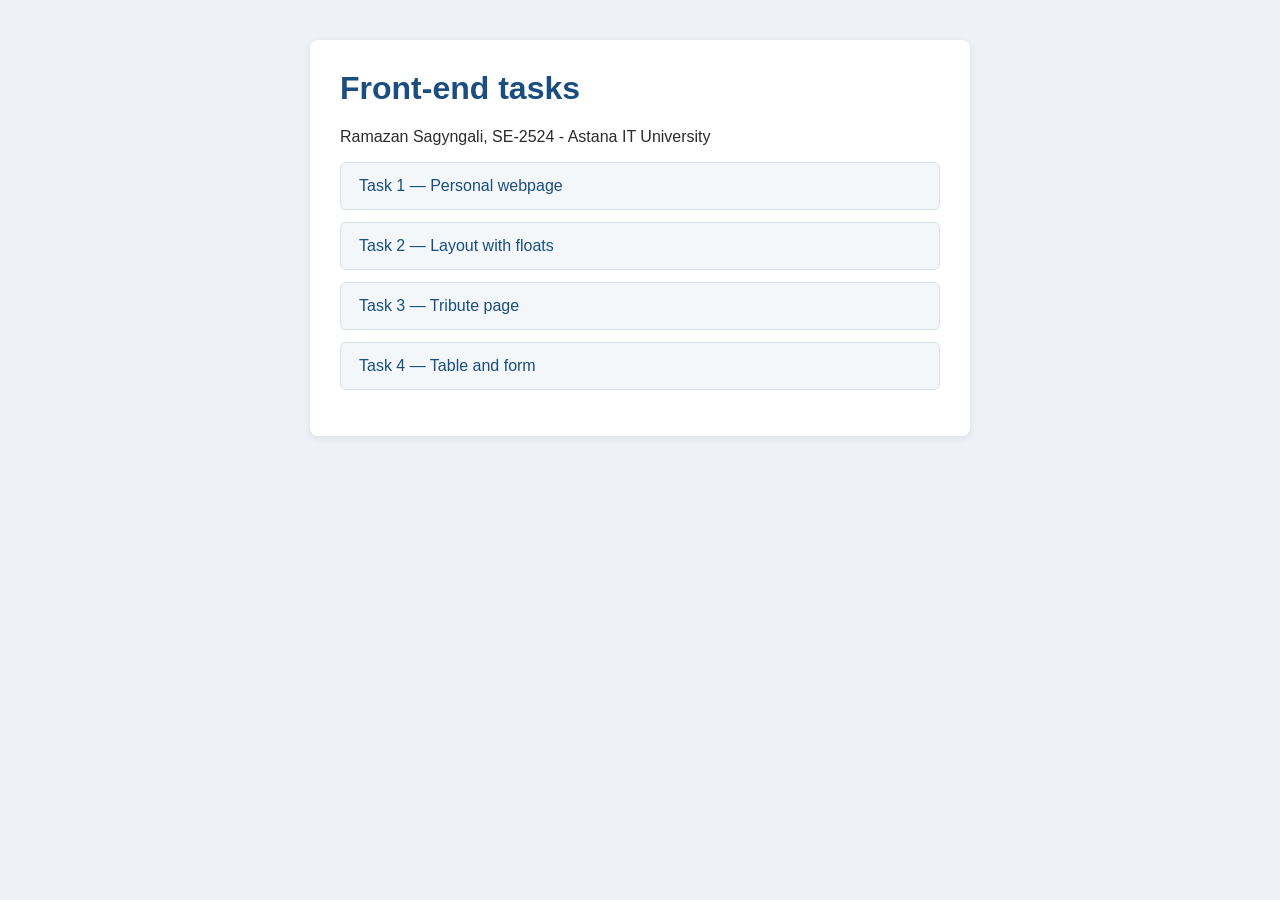
<file: index.html>
<!doctype html>
<html lang="en">
  <head>
    <meta charset="UTF-8" />
    <meta name="viewport" content="width=device-width, initial-scale=1.0" />
    <title>Ramazan - SE-2524 - Front-end tasks</title>
    <link rel="stylesheet" href="styles.css" />
  </head>
  <body>
    <div class="page">
      <h1>Front-end tasks</h1>
      <p>Ramazan Sagyngali, SE-2524 - Astana IT University</p>

      <ul class="tasks">
        <li><a href="task1/">Task 1 — Personal webpage</a></li>
        <li><a href="task2/">Task 2 — Layout with floats</a></li>
        <li><a href="task3/">Task 3 — Tribute page</a></li>
        <li><a href="task4/">Task 4 — Table and form</a></li>
      </ul>
    </div>
  </body>
</html>
</file>
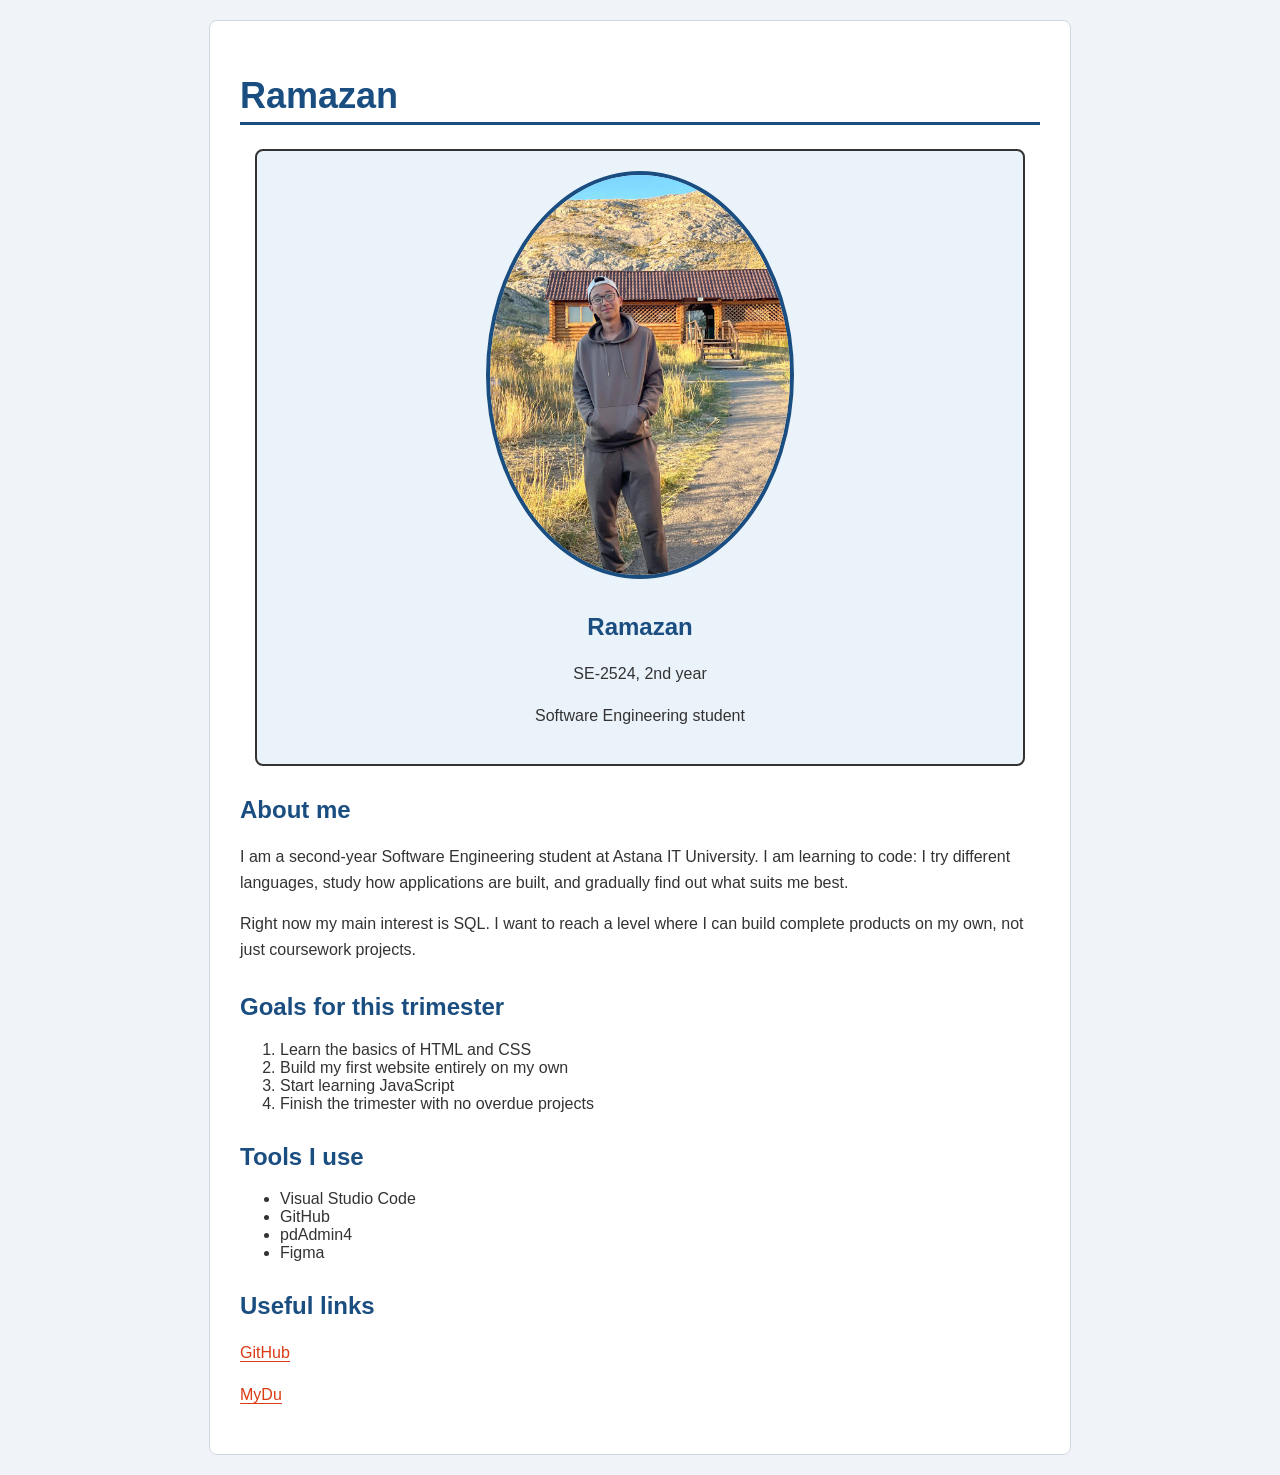
<file: task1/index.html>
<!doctype html>
<html lang="en">
  <head>
    <meta charset="UTF-8" />
    <meta name="viewport" content="width=device-width, initial-scale=1.0" />
    <title>Ramazan - SE-2524</title>
    <link rel="stylesheet" href="styles.css" />
  </head>
  <body>
    <div class="container">
      <h1>Ramazan</h1>
      <div id="profile" class="card">
        <img src="photo.jpg" alt="My photo" class="avatar" />
        <h2>Ramazan</h2>
        <p class="group">SE-2524, 2nd year</p>
        <p>Software Engineering student</p>
      </div>

      <h2>About me</h2>
      <p>
        I am a second-year Software Engineering student at Astana IT University.
        I am learning to code: I try different languages, study how applications
        are built, and gradually find out what suits me best.
      </p>
      <p>
        Right now my main interest is SQL. I want to reach a level where I can
        build complete products on my own, not just coursework projects.
      </p>

      <h2>Goals for this trimester</h2>
      <ol>
        <li>Learn the basics of HTML and CSS</li>
        <li>Build my first website entirely on my own</li>
        <li>Start learning JavaScript</li>
        <li>Finish the trimester with no overdue projects</li>
      </ol>
      <h2>Tools I use</h2>
      <ul>
        <li>Visual Studio Code</li>
        <li>GitHub</li>
        <li>pdAdmin4</li>
        <li>Figma</li>
      </ul>
      <h2>Useful links</h2>
      <p>
        <a href="https://github.com/Ramazan-SE-2524" target="_blank">GitHub</a>
      </p>
      <p><a href="https://du.astanait.edu.kz/" target="_blank">MyDu</a></p>
    </div>
  </body>
</html>
</file>
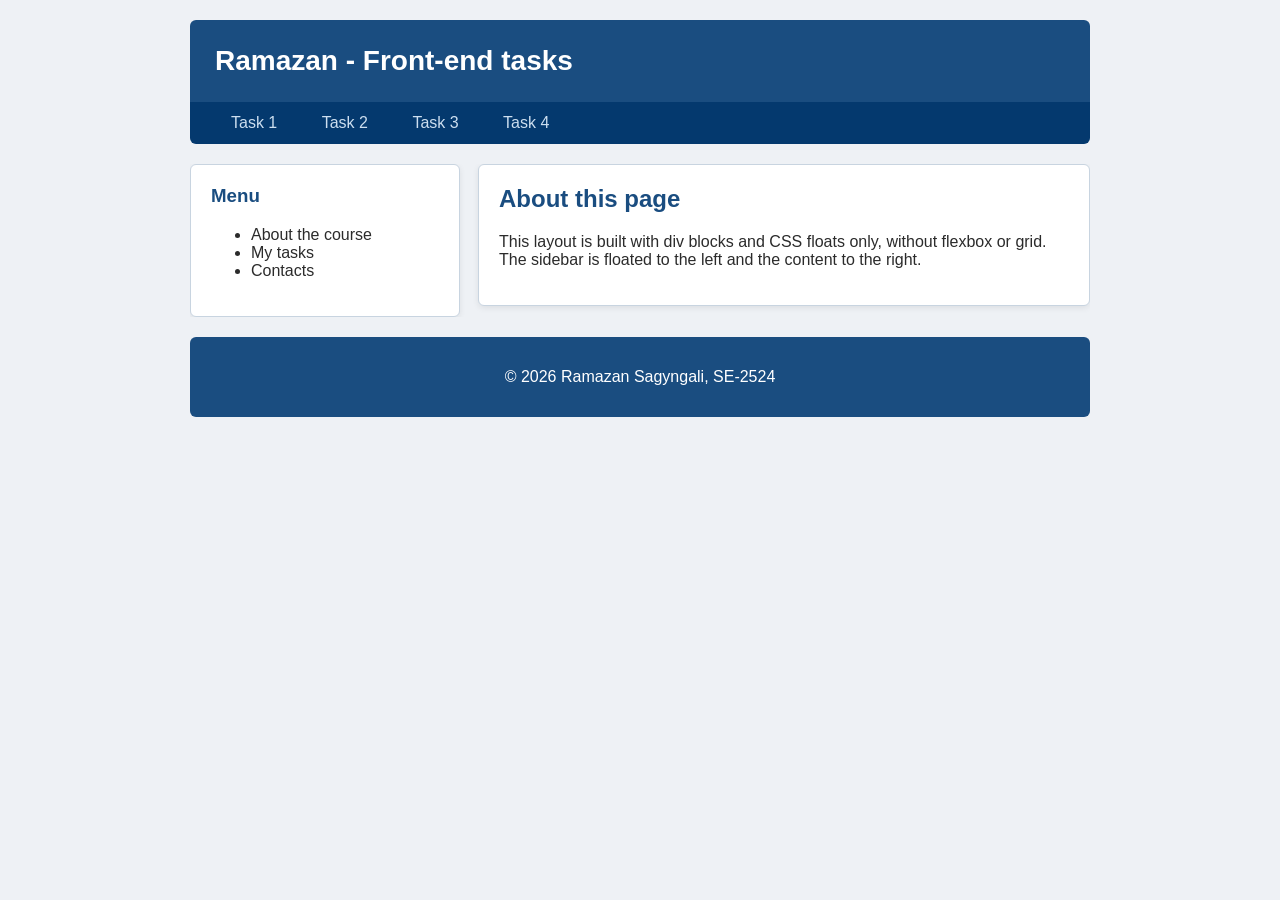
<file: task2/index.html>
<!doctype html>
<html lang="en">
  <head>
    <meta charset="UTF-8" />
    <meta name="viewport" content="width=device-width, initial-scale=1.0" />
    <title>Task2 - Layout</title>
    <link rel="stylesheet" href="styles.css" />
  </head>
  <body>
    <div class="page">
      <div class="header">
        <h1>Ramazan - Front-end tasks</h1>
      </div>

      <div class="nav">
        <a href="../task1/index.html">Task 1</a>
        <a href="index.html">Task 2</a>
        <a href="../task3/index.html">Task 3</a>
        <a href="../task4/index.html">Task 4</a>
      </div>

      <div class="columns">
        <div class="sidebar">
          <h3>Menu</h3>
          <ul>
            <li>About the course</li>
            <li>My tasks</li>
            <li>Contacts</li>
          </ul>
        </div>
        <div class="aside">
          <h2>About this page</h2>
          <p>
            This layout is built with div blocks and CSS floats only, without
            flexbox or grid. The sidebar is floated to the left and the content
            to the right.
          </p>
        </div>
      </div>
      <div class="footer">
        <p>© 2026 Ramazan Sagyngali, SE-2524</p>
      </div>
    </div>
  </body>
</html>
</file>
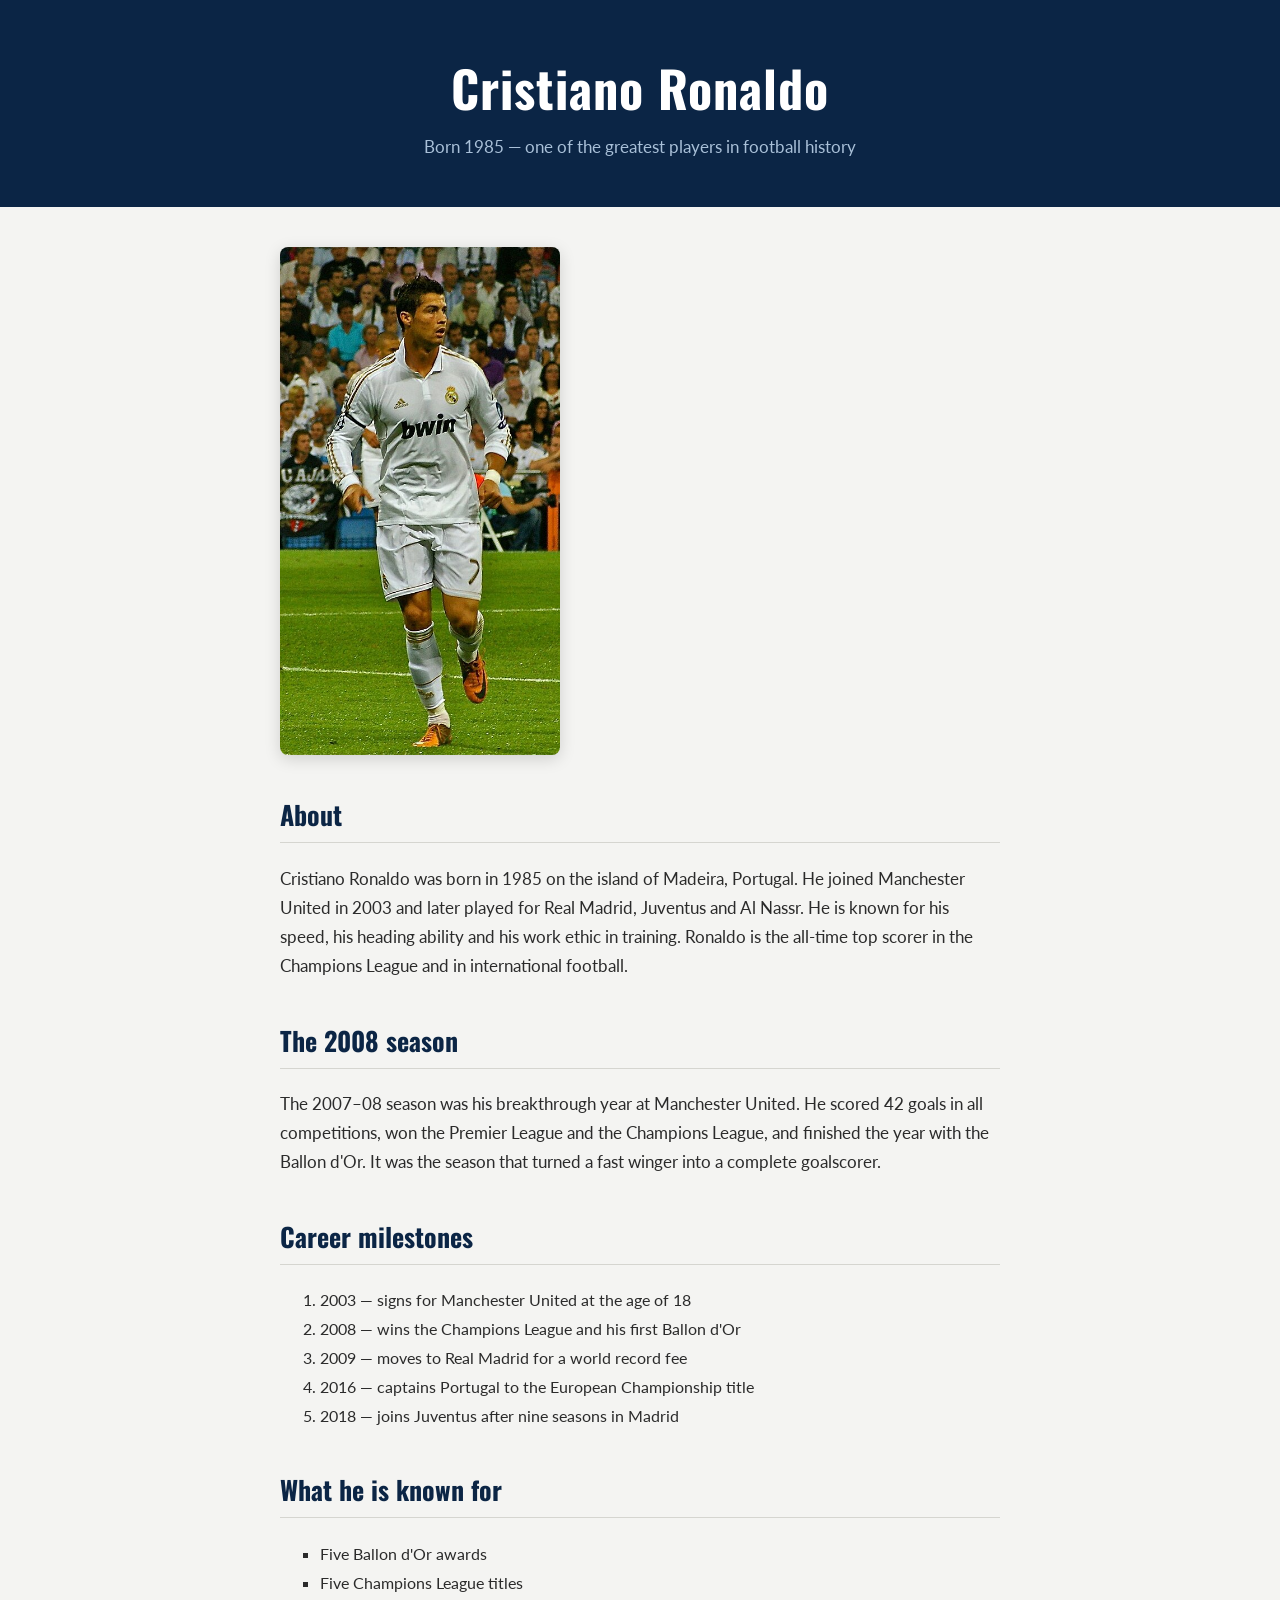
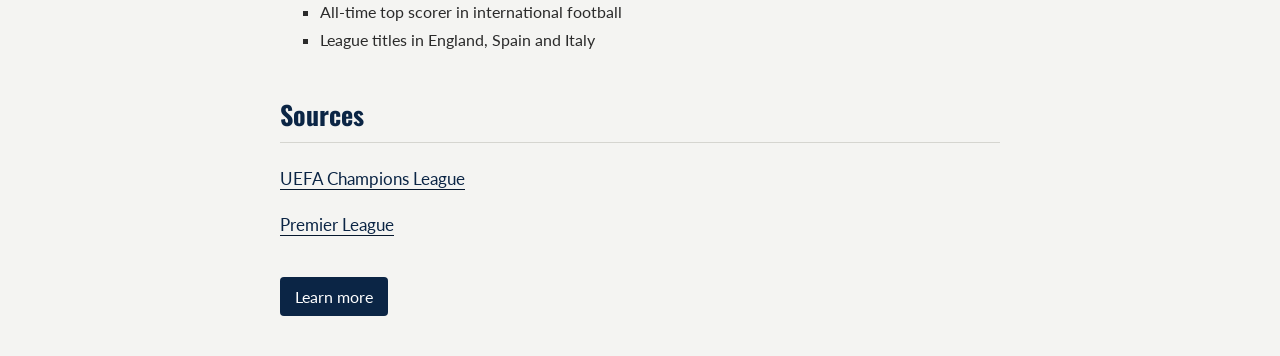
<file: task3/index.html>
<!doctype html>
<html lang="en">
  <head>
    <meta charset="UTF-8" />
    <meta name="viewport" content="width=device-width, initial-scale=1.0" />
    <title>Cristiano Ronaldo - Tribute page</title>

    <link rel="preconnect" href="https://fonts.googleapis.com" />
    <link rel="preconnect" href="https://fonts.gstatic.com" crossorigin />
    <link
      href="https://fonts.googleapis.com/css2?family=Oswald:wght@600&family=Lato:wght@400;700&display=swap"
      rel="stylesheet"
    />
    <link rel="stylesheet" href="styles.css" />
  </head>

  <body>
    <div class="header">
      <h1>Cristiano Ronaldo</h1>
      <h3>Born 1985 — one of the greatest players in football history</h3>
    </div>

    <div class="content">
      <img src="ronaldo.jpg" alt="Portrait of Ronaldo" class="portrait" />

      <h2>About</h2>

      <p>
        Cristiano Ronaldo was born in 1985 on the island of Madeira, Portugal.
        He joined Manchester United in 2003 and later played for Real Madrid,
        Juventus and Al Nassr. He is known for his speed, his heading ability
        and his work ethic in training. Ronaldo is the all-time top scorer in
        the Champions League and in international football.
      </p>

      <h2>The 2008 season</h2>
      <p>
        The 2007–08 season was his breakthrough year at Manchester United. He
        scored 42 goals in all competitions, won the Premier League and the
        Champions League, and finished the year with the Ballon d'Or. It was the
        season that turned a fast winger into a complete goalscorer.
      </p>

      <h2>Career milestones</h2>
      <ol>
        <li>2003 — signs for Manchester United at the age of 18</li>
        <li>2008 — wins the Champions League and his first Ballon d'Or</li>
        <li>2009 — moves to Real Madrid for a world record fee</li>
        <li>2016 — captains Portugal to the European Championship title</li>
        <li>2018 — joins Juventus after nine seasons in Madrid</li>
      </ol>

      <h2>What he is known for</h2>
      <ul>
        <li>Five Ballon d'Or awards</li>
        <li>Five Champions League titles</li>
        <li>All-time top scorer in international football</li>
        <li>League titles in England, Spain and Italy</li>
      </ul>

      <h2>Sources</h2>
      <p>
        <a href="https://www.uefa.com/uefachampionsleague/" target="_blank"
          >UEFA Champions League</a
        >
      </p>
      <p>
        <a href="https://www.premierleague.com/" target="_blank"
          >Premier League</a
        >
      </p>
      <a
        href="https://en.wikipedia.org/wiki/Cristiano_Ronaldo"
        target="_blank"
        class="btn"
        >Learn more</a
      >
    </div>
  </body>
</html>
</file>
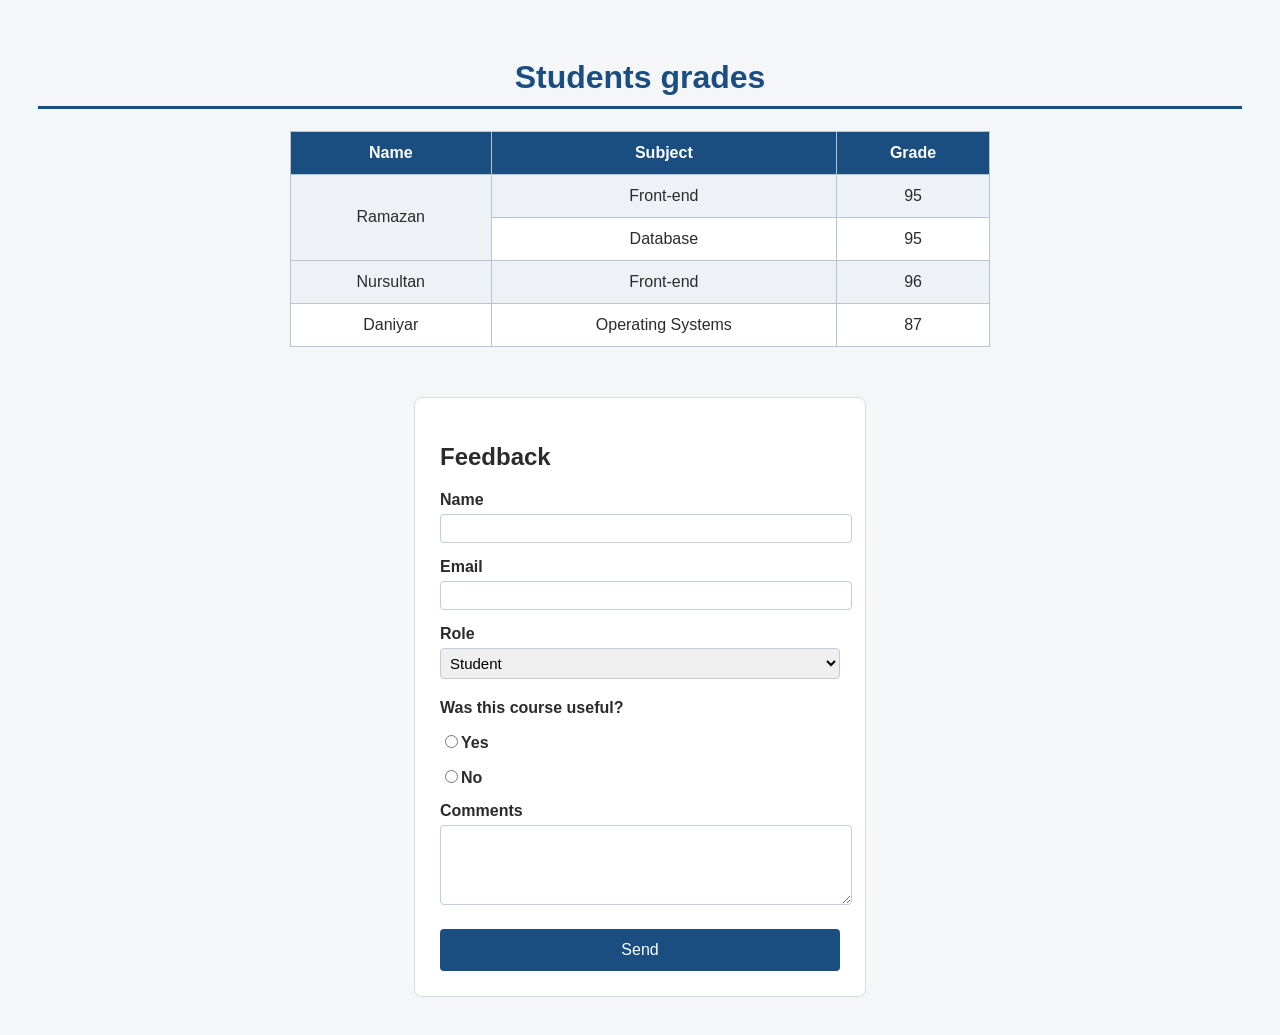
<file: task4/index.html>
<!doctype html>
<html lang="en">
  <head>
    <meta charset="UTF-8" />
    <meta name="viewport" content="width=device-width, initial-scale=1.0" />
    <title>Task 4 - Table and Form</title>
    <link rel="stylesheet" href="styles.css" />
  </head>
  <body>
    <h1 id="page-title">Students grades</h1>

    <table>
      <tr>
        <th>Name</th>
        <th>Subject</th>
        <th>Grade</th>
      </tr>
      <tr>
        <td rowspan="2">Ramazan</td>
        <td>Front-end</td>
        <td>95</td>
      </tr>

      <tr>
        <td>Database</td>
        <td>95</td>
      </tr>

      <tr class="highlight-row">
        <td>Nursultan</td>
        <td>Front-end</td>
        <td>96</td>
      </tr>
      <tr>
        <td>Daniyar</td>
        <td>Operating Systems</td>
        <td>87</td>
      </tr>
    </table>
    <form id="feedback-form">
      <h2>Feedback</h2>

      <label for="name">Name</label>
      <input type="text" id="name" />

      <label for="email">Email</label>
      <input type="email" id="email" />

      <label for="role">Role</label>
      <select id="role">
        <option>Student</option>
        <option>Teacher</option>
        <option>Other</option>
      </select>

      <p class="question">Was this course useful?</p>
      <label><input type="radio" name="useful" />Yes</label>
      <label><input type="radio" name="useful" />No</label>

      <label for="comments">Comments</label>
      <textarea id="comments" rows="4"></textarea>

      <button type="submit">Send</button>
    </form>
  </body>
</html>
</file>
<file: styles.css>
body {
  background-color: #eef1f5;
  font-family: Arial, Helvetica, sans-serif;
  color: #2b2b2b;
  margin: 0;
  padding: 40px 20px;
}

.page {
  max-width: 600px;
  margin: 0 auto;
  background-color: #ffffff;
  padding: 30px;
  border-radius: 8px;
  box-shadow: 0 2px 8px rgba(0, 0, 0, 0.08);
}

h1 {
  color: #1a4d80;
  margin-top: 0;
}

.tasks {
  list-style: none;
  padding: 0;
}

.tasks li {
  margin-bottom: 12px;
}

.tasks a {
  display: block;
  padding: 14px 18px;
  background-color: #f4f7fa;
  color: #1a4d80;
  text-decoration: none;
  border: 1px solid #d6dfe8;
  border-radius: 6px;
}

.tasks a:hover {
  background-color: #1a4d80;
  color: #ffffff;
}
</file>
<file: task1/styles.css>
body {
  background-color: #f0f4f8;
  font-family: Arial, Helvetica, sans-serif;
  font-size: 16px;
  color: #333;
  margin: 0;
  padding: 20px;
}
.container {
  max-width: 800px;
  margin: 0 auto;
  background-color: #ffffff;
  padding: 30px;
  border: 1px solid #d0d8e0;
  border-radius: 8px;
}
h1 {
  color: #1a4d80;
  font-size: 36px;
  border-bottom: 3px solid;
  padding-bottom: 5px;
}

h2 {
  color: #1a4d80;
  font-size: 24px;
  margin-top: 30px;
}
p {
  line-height: 1.6;
}

.card {
  background-color: #f8fafc;
  border: 2px solid;
  border-radius: 8px;
  padding: 20px;
  margin-bottom: 30px;
  text-align: center;
}
#profile {
  background-color: #eaf2fa;
  margin: 15px;
}
.avatar {
  max-width: 300px;
  border-radius: 50%;
  border: 4px solid #1a4d80;
}
a {
  color: #da3b14;
  text-decoration: none;
  border-bottom: 1px solid;
}

a:hover {
  color: #6b1fd4;
  background-color: #ffffff;
}
@media (max-width: 600px) {
  body {
    padding: 10px;
  }
  .container {
    padding: 15px;
  }
  h1 {
    font-size: 28px;
  }
  .avatar {
    max-width: 150px;
  }
}
</file>
<file: task2/styles.css>
* {
  box-sizing: border-box;
}

body {
  background-color: #eef1f5;
  font-family: Arial, Helvetica, sans-serif;
  color: #2b2b2b;
  margin: 0;
  padding: 20px;
}

.page {
  max-width: 900px;
  margin: 0 auto;
}

.header {
  background-color: #1a4d80;
  color: #ffffff;
  padding: 25px;
  border-radius: 6px 6px 0 0;
}

.header h1 {
  margin: 0;
  font-size: 28px;
}

.nav {
  background-color: #04396e;
  padding: 12px 25px;
  margin-bottom: 20px;
  border-radius: 0 0 6px 6px;
}

.nav a {
  color: #cddff0;
  text-decoration: none;
  padding: 8px 16px;
  margin-right: 8px;
  border-radius: 4px;
}

.nav a:hover {
  background-color: #ffffff;
  color: #04396e;
}

.columns {
  overflow: hidden;
  margin-bottom: 20px;
}

.sidebar {
  float: left;
  width: 30%;
  background-color: #ffffff;
  padding: 20px;
  border: 1px solid #c8d4e0;
  border-radius: 6px;
  box-shadow: 0 2px 6px rgba(0, 0, 0, 0.08);
}

.aside {
  float: right;
  width: 68%;
  background-color: #ffffff;
  padding: 20px;
  border: 1px solid #c8d4e0;
  border-radius: 6px;
  box-shadow: 0 2px 6px rgba(0, 0, 0, 0.08);
}

.sidebar h3,
.aside h2 {
  margin-top: 0;
  color: #1a4d80;
}

.footer {
  background-color: #1a4d80;
  color: #ffffff;
  padding: 15px 25px;
  border-radius: 6px;
  text-align: center;
}
</file>
<file: task3/styles.css>
* {
  box-sizing: border-box;
}

body {
  background-color: #f4f4f2;
  font-family: "Lato", Arial, sans-serif;
  color: #2b2b2b;
  margin: 0;
  padding: 0;
}

.header {
  background-color: #0b2545;
  color: #ffffff;
  padding: 50px 20px;
  text-align: center;
}

.header h1 {
  font-family: "Oswald", Arial, sans-serif;
  font-size: 50px;
  letter-spacing: 1px;
  margin: 0;
}

.header h3 {
  font-weight: 400;
  font-size: 17px;
  color: #a9c0d8;
  margin: 12px 0 0 0;
}

.content {
  max-width: 760px;
  margin: 0 auto;
  padding: 40px 20px;
}

.portrait {
  display: block;
  max-width: 280px;
  margin: 0 auto 30 px auto;
  border-radius: 8px;
  box-shadow: 0 4px 16px rgba(0, 0, 0, 0.15);
}

h2 {
  font-family: "Oswald", Arial, sans-serif;
  font-size: 26px;
  color: #0b2545;
  margin-top: 40px;
  border-bottom: 1px solid #d5d5d0;
  padding-bottom: 8px;
}
p {
  font-size: 17px;
  line-height: 1.7;
}
ol {
  line-height: 1.8;
}
ul {
  list-style-type: square;
  line-height: 1.8;
}
a {
  color: #0b2545;
  text-decoration: none;
  border-bottom: 1px solid #06182e;
}
a:hover {
  color: #eb1509;
}
.btn {
  display: inline-block;
  margin-top: 20px;
  padding: 10px 15px;
  background-color: #0b2545;
  color: #ffffff;
  border: none;
  border-radius: 4px;
}
.btn:hover {
  background-color: #08025f;
}
</file>
<file: task4/styles.css>
body {
  background-color: #f4f6f8;
  font-family: Arial, Helvetica, sans-serif;
  color: #2b2b2b;
  padding: 30px;
}

#page-title {
  color: #1a4d80;
  text-align: center;
  border-bottom: 3px solid;
  padding-bottom: 10px;
}

table {
  border-collapse: collapse;
  width: 100%;
  max-width: 700px;
  margin: 0 auto 50px auto;
  background-color: #ffffff;
}
th,
td {
  border: 1px solid #b8c4d0;
  padding: 12px;
  text-align: center;
}

th {
  background-color: #1a4d80;
  color: #ffffff;
}

tr:nth-child(even) {
  background-color: #eef2f6;
}
.highlight-row {
  background-color: #ffe9b8;
}

#feedback-form {
  width: 400px;
  margin: 0 auto;
  background-color: #ffffff;
  padding: 25px;
  border-radius: 8px;
  border: 1px solid #d5dde5;
}

#feedback-form label {
  display: block;
  font-weight: bold;
  margin-top: 15px;
  margin-bottom: 5px;
}

input[type="text"],
input[type="email"],
select,
textarea {
  width: 100%;
  padding: 5px;
  border: 1px solid #c0ccd8;
  border-radius: 4px;
  font-family: inherit;
  font-size: 15px;
}

.question {
  font-weight: bold;
  margin-top: 20px;
  margin-bottom: 5px;
}

#feedback-form button {
  width: 100%;
  margin-top: 20px;
  padding: 12px;
  background-color: #1a4d80;
  color: #ffffff;
  border: none;
  border-radius: 4px;
  font-size: 16px;
}

#feedback-form button:hover {
  background-color: #313335;
}
</file>
